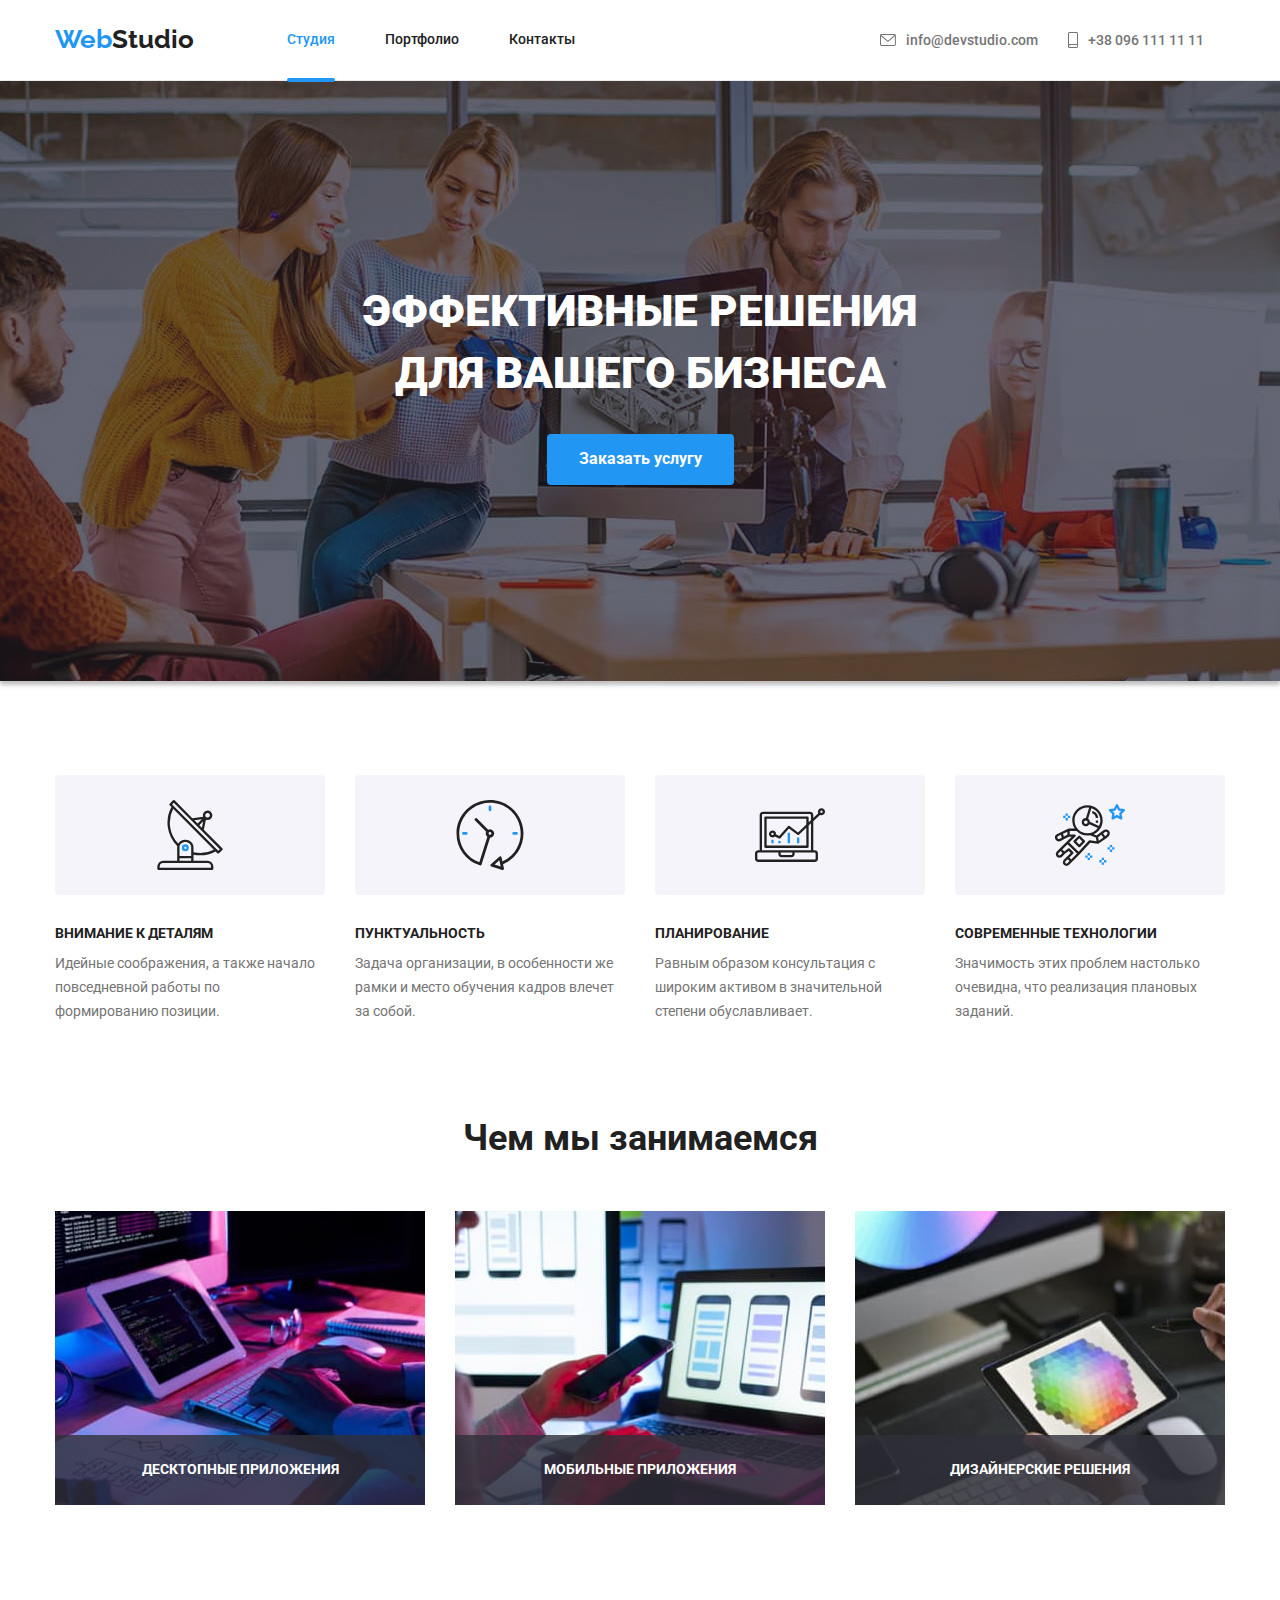
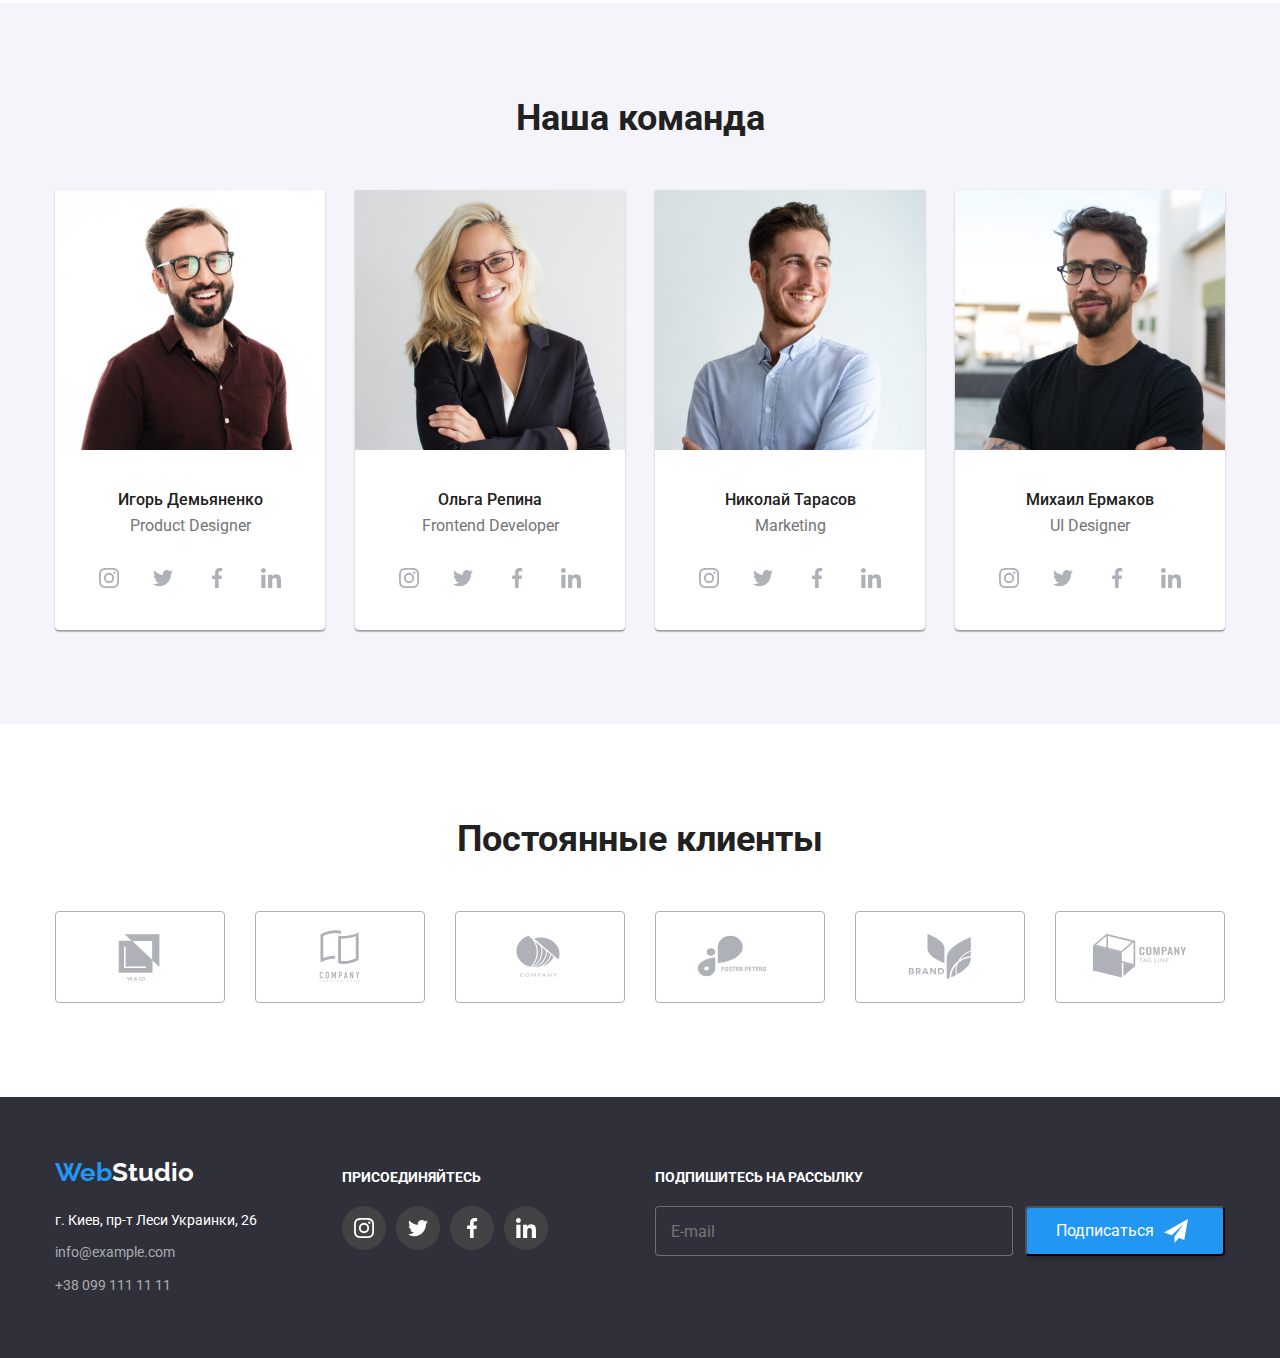
<file: index.html>
<!DOCTYPE html>
<html lang="en">
  <head>
    <meta charset="UTF-8" />
    <meta http-equiv="X-UA-Compatible" content="IE=edge" />
    <meta name="viewport" content="width=device-width, initial-scale=1.0" />
    <title>Document</title>
    <link
      href="https://fonts.googleapis.com/css2?family=Raleway:wght@700&family=Roboto:wght@400;500;700;900&display=swap"
      rel="stylesheet"
    />
    <link
      rel="stylesheet"
      href="https://cdnjs.cloudflare.com/ajax/libs/modern-normalize/1.0.0/modern-normalize.min.css"
    />
    <link rel="stylesheet" href="./css/styles.css" />
  </head>
  <body>
    <header class="page-header">
      <div class="container main-nav">
        <nav class="nav main-nav">
          <a href="index.html" class="logo">Web<span class="logo-span">Studio</span></a>

          <ul class="site-nav list">
            <li class="item studio"><a href="./index.html" class="link-current">Студия</a></li>
            <li class="item"><a href="./portfolio.html" class="link">Портфолио</a></li>
            <li class="item"><a href="" class="link">Контакты</a></li>
          </ul>
        </nav>
        <ul class="auth-nav list icons-list">
          <li class="item icons-header">
            <a href="" class="link icons-header-link">
              <svg class="icons-svg" width="16" height="12">
                <use href="./images/sprite.svg#icon-envelope"></use>
              </svg>
              info@devstudio.com
            </a>
          </li>

          <li class="item icons-header">
            <a href="" class="link icons-header-link">
              <svg class="icons-svg" width="10" height="16">
                <use href="./images/sprite.svg#icon-smartphone"></use>
              </svg>
              +38 096 111 11 11
            </a>
          </li>
        </ul>
      </div>
    </header>
    <main>
      <!--Main section-->
      <section class="main overlay">
        <div class="container">
          <h1 class="main-title">
            Эффективные решения <br />
            для вашего бизнеса
          </h1>

          <button type="button" class="button primary" data-modal-open>Заказать услугу</button>
        </div>
      </section>

      <!--Tasks section-->
      <section class="section task">
        <div class="container">
          <h2 class="section-title-tasks">Задачи организации</h2>
          <ul class="tasks list">
            <li class="item">
              <div class="icon-tasks">
                <svg class="icon-antenna" width="70" height="70">
                  <use href="./images/sprite.svg#icon-antenna"></use>
                </svg>
              </div>
              <h3 class="title">Внимание к деталям</h3>
              <p class="text">Идейные соображения, а также начало повседневной работы по формированию позиции.</p>
            </li>
            <li class="item">
              <div class="icon-tasks">
                <svg class="icon-antenna" width="70" height="70">
                  <use href="./images/sprite.svg#icon-clock"></use>
                </svg>
              </div>
              <h3 class="title">Пунктуальность</h3>
              <p class="text">Задача организации, в особенности же рамки и место обучения кадров влечет за собой.</p>
            </li>
            <li class="item">
              <div class="icon-tasks">
                <svg class="icon-antenna" width="70" height="70">
                  <use href="./images/sprite.svg#icon-diagram"></use>
                </svg>
              </div>
              <h3 class="title">Планирование</h3>
              <p class="text">Равным образом консультация с широким активом в значительной степени обуславливает.</p>
            </li>
            <li class="item">
              <div class="icon-tasks">
                <svg class="icon-antenna" width="70" height="70">
                  <use href="./images/sprite.svg#icon-astronaut"></use>
                </svg>
              </div>
              <h3 class="title">Современные технологии</h3>
              <p class="text">Значимость этих проблем настолько очевидна, что реализация плановых заданий.</p>
            </li>
          </ul>
        </div>
      </section>

      <!--Our business section-->
      <section class="section">
        <div class="container">
          <h2 class="section-title">Чем мы занимаемся</h2>

          <ul class="our-business list list-position">
            <li class="item">
              <div class="attachment">
                <p class="text">Десктопные приложения</p>
              </div>
              <img src="images/img1.jpg" alt="набор текста на клавиатуре" width="370" />
            </li>
            <li class="item">
              <div class="attachment">
                <p class="text">Мобильные приложения</p>
              </div>
              <img src="images/img2.jpg" alt="информация на смартфоне" width="370" />
            </li>
            <li class="item">
              <div class="attachment">
                <p class="text">Дизайнерские решения</p>
              </div>
              <img src="images/img3.jpg" alt="изображение на планшете" width="370" />
            </li>
          </ul>
        </div>
      </section>

      <!--Team section-->
      <section class="section teams">
        <div class="container te">
          <h2 class="section-title team">Наша команда</h2>

          <ul class="team list">
            <li class="item card">
              <img src="images/Демьяненко.jpg" alt="man" width="270" />
              <h3 class="title">Игорь Демьяненко</h3>
              <p class="text">Product Designer</p>

              <ul class="list social-icons">
                <li class="social-icons-item">
                  <a href="" class="social-icons-link">
                    <svg class="social-icons-svg" width="20" height="20">
                      <use href="./images/sprite.svg#icon-instagram"></use>
                    </svg>
                  </a>
                </li>
                <li class="social-icons-item">
                  <a href="" class="social-icons-link">
                    <svg class="social-icons-svg" width="20" height="20">
                      <use href="./images/sprite.svg#icon-twitter"></use>
                    </svg>
                  </a>
                </li>
                <li class="social-icons-item">
                  <a href="" class="social-icons-link">
                    <svg class="social-icons-svg" width="20" height="20">
                      <use href="./images/sprite.svg#icon-facebook"></use>
                    </svg>
                  </a>
                </li>
                <li class="social-icons-item">
                  <a href="" class="social-icons-link">
                    <svg class="social-icons-svg" width="20" height="20">
                      <use href="./images/sprite.svg#icon-linkedin"></use>
                    </svg>
                  </a>
                </li>
              </ul>
            </li>
            <li class="item card">
              <img src="images/Репина.jpg" alt="woman" width="270" />
              <h3 class="title">Ольга Репина</h3>
              <p class="text">Frontend Developer</p>
              <ul class="list social-icons">
                <li class="social-icons-item">
                  <a href="" class="social-icons-link">
                    <svg class="social-icons-svg" width="20" height="20">
                      <use href="./images/sprite.svg#icon-instagram"></use>
                    </svg>
                  </a>
                </li>
                <li class="social-icons-item">
                  <a href="" class="social-icons-link">
                    <svg class="social-icons-svg" width="20" height="20">
                      <use href="./images/sprite.svg#icon-twitter"></use>
                    </svg>
                  </a>
                </li>
                <li class="social-icons-item">
                  <a href="" class="social-icons-link">
                    <svg class="social-icons-svg" width="20" height="20">
                      <use href="./images/sprite.svg#icon-facebook"></use>
                    </svg>
                  </a>
                </li>
                <li class="social-icons-item">
                  <a href="" class="social-icons-link">
                    <svg class="social-icons-svg" width="20" height="20">
                      <use href="./images/sprite.svg#icon-linkedin"></use>
                    </svg>
                  </a>
                </li>
              </ul>
            </li>
            <li class="item card">
              <img src="images/Тарасов.jpg" alt="man" width="270" />
              <h3 class="title">Николай Тарасов</h3>
              <p class="text">Marketing</p>
              <ul class="list social-icons">
                <li class="social-icons-item">
                  <a href="" class="social-icons-link">
                    <svg class="social-icons-svg" width="20" height="20">
                      <use href="./images/sprite.svg#icon-instagram"></use>
                    </svg>
                  </a>
                </li>
                <li class="social-icons-item">
                  <a href="" class="social-icons-link">
                    <svg class="social-icons-svg" width="20" height="20">
                      <use href="./images/sprite.svg#icon-twitter"></use>
                    </svg>
                  </a>
                </li>
                <li class="social-icons-item">
                  <a href="" class="social-icons-link">
                    <svg class="social-icons-svg" width="20" height="20">
                      <use href="./images/sprite.svg#icon-facebook"></use>
                    </svg>
                  </a>
                </li>
                <li class="social-icons-item">
                  <a href="" class="social-icons-link">
                    <svg class="social-icons-svg" width="20" height="20">
                      <use href="./images/sprite.svg#icon-linkedin"></use>
                    </svg>
                  </a>
                </li>
              </ul>
            </li>
            <li class="item card">
              <img src="images/Ермаков.jpg" alt="man" width="270" />
              <h3 class="title">Михаил Ермаков</h3>
              <p class="text">UI Designer</p>
              <ul class="list social-icons">
                <li class="social-icons-item">
                  <a href="" class="social-icons-link">
                    <svg class="social-icons-svg" width="20" height="20">
                      <use href="./images/sprite.svg#icon-instagram"></use>
                    </svg>
                  </a>
                </li>
                <li class="social-icons-item">
                  <a href="" class="social-icons-link">
                    <svg class="social-icons-svg" width="20" height="20">
                      <use href="./images/sprite.svg#icon-twitter"></use>
                    </svg>
                  </a>
                </li>
                <li class="social-icons-item">
                  <a href="" class="social-icons-link">
                    <svg class="social-icons-svg" width="20" height="20">
                      <use href="./images/sprite.svg#icon-facebook"></use>
                    </svg>
                  </a>
                </li>
                <li class="social-icons-item">
                  <a href="" class="social-icons-link">
                    <svg class="social-icons-svg" width="20" height="20">
                      <use href="./images/sprite.svg#icon-linkedin"></use>
                    </svg>
                  </a>
                </li>
              </ul>
            </li>
          </ul>
        </div>
      </section>

      <!--Client section-->
      <section class="section">
        <div class="container">
          <h2 class="section-title">Постоянные клиенты</h2>
          <ul class="client list item-client">
            <li class="icon-client">
              <a href="" class="client-link">
                <svg class="client-svg" width="106" height="60">
                  <use href="./images/sprite.svg#icon-Logo-1"></use>
                </svg>
              </a>
            </li>
            <li class="icon-client">
              <a href="" class="client-link">
                <svg class="client-svg" width="106" height="60">
                  <use href="./images/sprite.svg#icon-Logo-2"></use>
                </svg>
              </a>
            </li>
            <li class="icon-client">
              <a href="" class="client-link">
                <svg class="client-svg" width="106" height="60">
                  <use href="./images/sprite.svg#icon-Logo-3"></use>
                </svg>
              </a>
            </li>
            <li class="icon-client">
              <a href="" class="client-link">
                <svg class="client-svg" width="106" height="60">
                  <use href="./images/sprite.svg#icon-Logo-4"></use>
                </svg>
              </a>
            </li>
            <li class="icon-client">
              <a href="" class="client-link">
                <svg class="client-svg" width="106" height="60">
                  <use href="./images/sprite.svg#icon-Logo-5"></use>
                </svg>
              </a>
            </li>
            <li class="icon-client">
              <a href="" class="client-link">
                <svg class="client-svg" width="106" height="60">
                  <use href="./images/sprite.svg#icon-Logo-6"></use>
                </svg>
              </a>
            </li>
          </ul>
        </div>
      </section>
    </main>

    <footer class="footer">
      <div class="container">
        <div class="footer-container">
          <div>
            <a href="index.html" class="logo">Web<span class="logo-footer">Studio</span></a>
            <address class="address">г. Киев, пр-т Леси Украинки, 26</address>
            <a href="mailto:info@example.com" class="footer-link">info@example.com</a><br />
            <a href="tel:+380991111111" class="footer-link">+38 099 111 11 11</a>
          </div>
          <div class="social-links">
            <h2 class="title-footer">присоединяйтесь</h2>
            <ul class="list social-footer">
              <li class="item social-footer-svg">
                <a href="" class="social-footer-link">
                  <svg class="footer-svg" width="20" height="20">
                    <use href="./images/sprite.svg#icon-instagram"></use>
                  </svg>
                </a>
              </li>
              <li class="item social-footer-svg">
                <a href="" class="social-footer-link">
                  <svg class="footer-svg" width="20" height="20">
                    <use href="./images/sprite.svg#icon-twitter"></use>
                  </svg>
                </a>
              </li>
              <li class="item social-footer-svg">
                <a href="" class="social-footer-link">
                  <svg class="footer-svg" width="20" height="20">
                    <use href="./images/sprite.svg#icon-facebook"></use>
                  </svg>
                </a>
              </li>
              <li class="item social-footer-svg">
                <a href="" class="social-footer-link">
                  <svg class="footer-svg" width="20" height="20">
                    <use href="./images/sprite.svg#icon-linkedin"></use>
                  </svg>
                </a>
              </li>
            </ul>
          </div>
          <div class="forma-check">
            <form class="form">
              <h2 class="title-footer">Подпишитесь на рассылку</h2>
              <div class="form-field-footer">
                <div class="form-group">
                  <label for="mail" class="form-label"></label>
                  <input class="form-input" type="email" name="mail" id="mail" placeholder="E-mail" />
                </div>
                <button type="submit" class="footer-button">
                  Подписаться
                  <svg class="form-footer-svg" width="24" height="24">
                    <use href="./images/sprite.svg#icon-send"></use>
                  </svg>
                </button>
              </div>
            </form>
          </div>
        </div>
      </div>
    </footer>

    <!-- modal -->

    <div class="backdrop is-hidden" data-modal>
      <div class="modal">
        <button type="button" class="close-modal" data-modal-close>
          <svg class="icon-close" width="18px" height="18px">
            <use href="./images/sprite.svg#icon-close-black"></use>
          </svg>
        </button>
        <h2 class="title-form">Оставьте свои данные, мы вам перезвоним</h2>
        <form class="form-modal">
          <div class="form-field">
            <label for="name" class="form-label-tel">Имя</label>
            <input class="form-input-email" type="text" name="name" id="name" />
            <svg class="form-input-svg" width="18" height="18">
              <use href="./images/sprite.svg#icon-person"></use>
            </svg>
          </div>
          <div class="form-field">
            <label for="tel" class="form-label-tel">Телефон</label>
            <input class="form-input-email" type="tel" name="tel" id="tel" />
            <svg class="form-input-svg" width="18" height="18">
              <use href="./images/sprite.svg#icon-phone"></use>
            </svg>
          </div>
          <div class="form-field">
            <label for="email" class="form-label-tel">Почта</label>
            <input class="form-input-email" type="email" name="mail" id="email" />
            <svg class="form-input-svg" width="18" height="18">
              <use href="./images/sprite.svg#icon-email"></use>
            </svg>
          </div>
          <div class="form-field">
            <label for="comit" class="form-label-tel">Комментарий</label>
            <textarea class="form-textarea-email comit" name="comit" id="comit" placeholder="Введите текст"></textarea>
          </div>
        </form>
        <div class="form-checkbox">
          <input class="form-input-checkbox" type="checkbox" name="topic" value="agreement" id="agreement" />
          <span class="checkbox-icon"></span>
          <label for="agreement" class="text-form label"
            >Соглашаюсь с рассылкой и принимаю
            <a class="link" href=""><span class="form-link">Условия договора</span></a></label
          >
        </div>
        <div>
          <button type="submit" class="form-button">Отправить</button>
        </div>
      </div>
    </div>
    <script src="./js/modal.js"></script>
  </body>
</html>
</file>
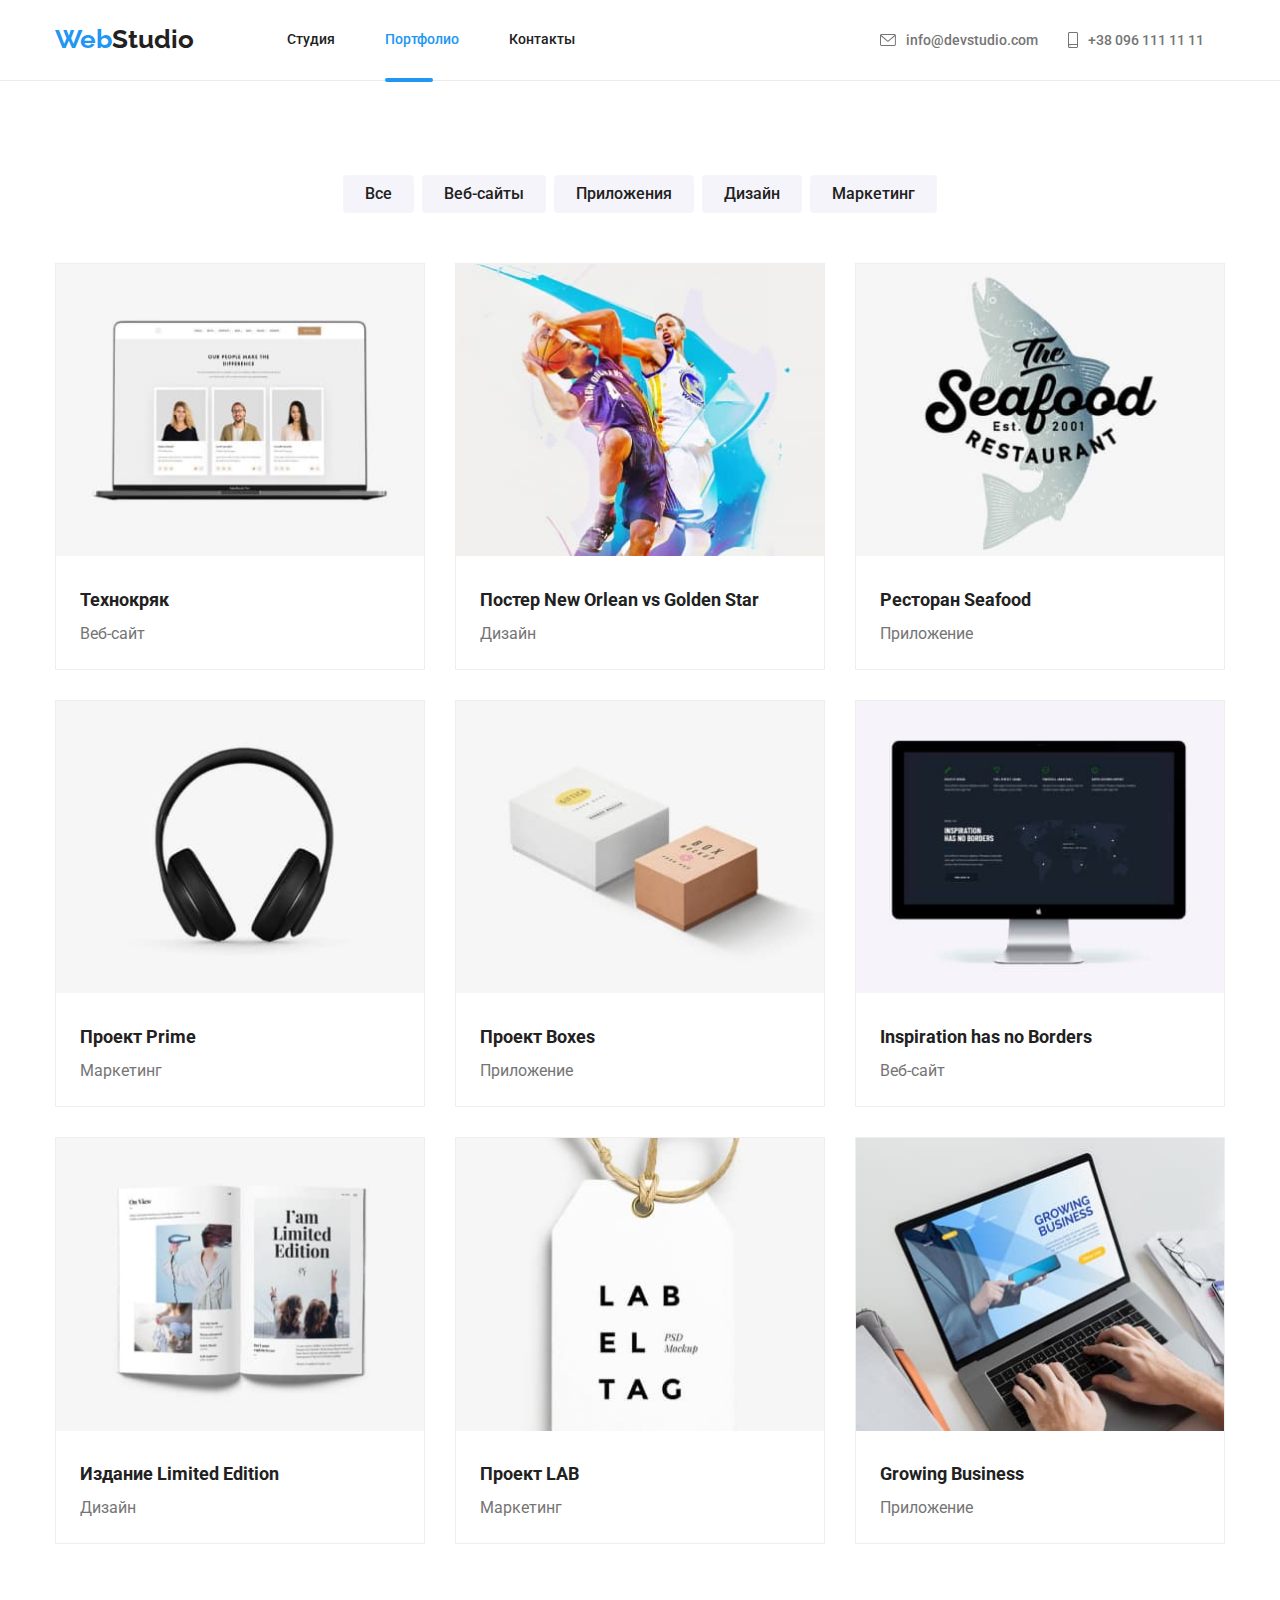
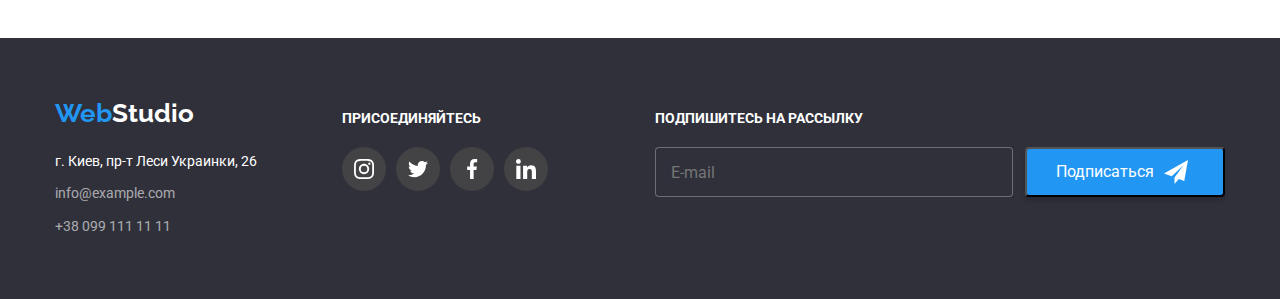
<file: portfolio.html>
<!DOCTYPE html>
<html lang="en">
  <head>
    <meta charset="UTF-8" />
    <meta http-equiv="X-UA-Compatible" content="IE=edge" />
    <meta name="viewport" content="width=device-width, initial-scale=1.0" />
    <title>Document</title>
    <link
      href="https://fonts.googleapis.com/css2?family=Raleway:wght@700&family=Roboto:wght@400;500;700;900&display=swap"
      rel="stylesheet"
    />
    <link
      rel="stylesheet"
      href="https://cdnjs.cloudflare.com/ajax/libs/modern-normalize/1.0.0/modern-normalize.min.css"
    />
    <link rel="stylesheet" href="./css/styles.css" />
  </head>

  <body>
    <header class="page-header">
      <div class="container main-nav">
        <nav class="nav main-nav">
          <a href="index.html" class="logo">Web<span class="logo-span">Studio</span></a>

          <ul class="site-nav list">
            <li class="item"><a href="./index.html" class="link">Студия</a></li>
            <li class="item studio"><a href="./portfolio.html" class="link-current">Портфолио</a></li>
            <li class="item"><a href="" class="link">Контакты</a></li>
          </ul>
        </nav>
        <ul class="auth-nav list icons-list">
          <li class="item icons-header">
            <a href="" class="link icons-header-link">
              <svg class="icons-svg" width="16" height="12">
                <use href="./images/sprite.svg#icon-envelope"></use>
              </svg>
              info@devstudio.com
            </a>
          </li>

          <li class="item icons-header">
            <a href="" class="link icons-header-link">
              <svg class="icons-svg" width="10" height="16">
                <use href="./images/sprite.svg#icon-smartphone"></use>
              </svg>
              +38 096 111 11 11
            </a>
          </li>
        </ul>
      </div>
    </header>
    <main>
      <!--Progect section-->
      <section class="section cards">
        <div class="container">
          <h1 class="section-title-progect">Проекты</h1>
          <ul class="progect list">
            <li class="item">
              <button type="button" class="button secondary">Все</button>
            </li>
            <li class="item">
              <button type="button" class="button secondary">Веб-сайты</button>
            </li>
            <li class="item">
              <button type="button" class="button secondary">Приложения</button>
            </li>
            <li class="item">
              <button type="button" class="button secondary">Дизайн</button>
            </li>
            <li class="item">
              <button type="button" class="button secondary">Маркетинг</button>
            </li>
          </ul>

          <ul class="progects list">
            <li class="item">
              <div class="progects-card">
                <a href="" class="progects-link">
                  <div class="overlays">
                    <div class="progect-overlay">
                      <p class="text-overlay">
                        Технокряк это современная площадка распространения коронавируса. Компании используют эту
                        платформу для цифрового шпионажа и атак на защищённые сервера конкурентов.
                      </p>
                    </div>
                    <img src="images/Технокряк.jpg" alt="Веб-сайт" width="100%" />
                  </div>
                  <div class="names">
                    <h3 class="title">Технокряк</h3>
                    <p class="text">Веб-сайт</p>
                  </div>
                </a>
              </div>
            </li>
            <li class="item">
              <div class="progects-card">
                <a href="" class="progects-link">
                  <div class="overlays">
                    <div class="progect-overlay">
                      <p class="text-overlay">
                        Технокряк это современная площадка распространения коронавируса. Компании используют эту
                        платформу для цифрового шпионажа и атак на защищённые сервера конкурентов.
                      </p>
                    </div>
                    <img src="images/NewOrlean.jpg" alt="Постер" width="100%" />
                  </div>
                  <div class="names">
                    <h3 class="title">Постер New Orlean vs Golden Star</h3>
                    <p class="text">Дизайн</p>
                  </div>
                </a>
              </div>
            </li>
            <li class="item">
              <div class="progects-card">
                <a href="" class="progects-link">
                  <div class="overlays">
                    <div class="progect-overlay">
                      <p class="text-overlay">
                        Технокряк это современная площадка распространения коронавируса. Компании используют эту
                        платформу для цифрового шпионажа и атак на защищённые сервера конкурентов.
                      </p>
                    </div>
                    <img src="images/Seafood.jpg" alt="Приложение" width="100%" />
                  </div>
                  <div class="names">
                    <h3 class="title">Ресторан Seafood</h3>
                    <p class="text">Приложение</p>
                  </div>
                </a>
              </div>
            </li>
            <li class="item">
              <div class="progects-card">
                <a href="" class="progects-link">
                  <div class="overlays">
                    <div class="progect-overlay">
                      <p class="text-overlay">
                        Технокряк это современная площадка распространения коронавируса. Компании используют эту
                        платформу для цифрового шпионажа и атак на защищённые сервера конкурентов.
                      </p>
                    </div>
                    <img src="images/Prime.jpg" alt="Маркетинг" width="100%" />
                  </div>
                  <div class="names">
                    <h3 class="title">Проект Prime</h3>
                    <p class="text">Маркетинг</p>
                  </div>
                </a>
              </div>
            </li>
            <li class="item">
              <div class="progects-card">
                <a href="" class="progects-link">
                  <div class="overlays">
                    <div class="progect-overlay">
                      <p class="text-overlay">
                        Технокряк это современная площадка распространения коронавируса. Компании используют эту
                        платформу для цифрового шпионажа и атак на защищённые сервера конкурентов.
                      </p>
                    </div>
                    <img src="images/Boxes.jpg" alt="Приложение" width="100%" />
                  </div>
                  <div class="names">
                    <h3 class="title">Проект Boxes</h3>
                    <p class="text">Приложение</p>
                  </div>
                </a>
              </div>
            </li>
            <li class="item">
              <div class="progects-card">
                <a href="" class="progects-link">
                  <div class="overlays">
                    <div class="progect-overlay">
                      <p class="text-overlay">
                        Технокряк это современная площадка распространения коронавируса. Компании используют эту
                        платформу для цифрового шпионажа и атак на защищённые сервера конкурентов.
                      </p>
                    </div>
                    <img src="images/InspirationBorders.jpg" alt="Веб-сайт" width="100%" />
                  </div>
                  <div class="names">
                    <h3 class="title">Inspiration has no Borders</h3>
                    <p class="text">Веб-сайт</p>
                  </div>
                </a>
              </div>
            </li>
            <li class="item">
              <div class="progects-card">
                <a href="" class="progects-link">
                  <div class="overlays">
                    <div class="progect-overlay">
                      <p class="text-overlay">
                        Технокряк это современная площадка распространения коронавируса. Компании используют эту
                        платформу для цифрового шпионажа и атак на защищённые сервера конкурентов.
                      </p>
                    </div>
                    <img src="images/LimitedEdition.jpg" alt="Дизайн" width="100%" />
                  </div>
                  <div class="names">
                    <h3 class="title">Издание Limited Edition</h3>
                    <p class="text">Дизайн</p>
                  </div>
                </a>
              </div>
            </li>
            <li class="item">
              <div class="progects-card">
                <a href="" class="progects-link">
                  <div class="overlays">
                    <div class="progect-overlay">
                      <p class="text-overlay">
                        Технокряк это современная площадка распространения коронавируса. Компании используют эту
                        платформу для цифрового шпионажа и атак на защищённые сервера конкурентов.
                      </p>
                    </div>
                    <img src="images/LAB.jpg" alt="Маркетинг" width="100%" />
                  </div>
                  <div class="names">
                    <h3 class="title">Проект LAB</h3>
                    <p class="text">Маркетинг</p>
                  </div>
                </a>
              </div>
            </li>
            <li class="item">
              <div class="progects-card">
                <a href="" class="progects-link">
                  <div class="overlays">
                    <div class="progect-overlay">
                      <p class="text-overlay">
                        Технокряк это современная площадка распространения коронавируса. Компании используют эту
                        платформу для цифрового шпионажа и атак на защищённые сервера конкурентов.
                      </p>
                    </div>
                    <img src="images/GrowingBusiness.jpg" alt="Приложение" width="100%" />
                  </div>
                  <div class="names">
                    <h3 class="title">Growing Business</h3>
                    <p class="text">Приложение</p>
                  </div>
                </a>
              </div>
            </li>
          </ul>
        </div>
      </section>
    </main>

    <footer class="footer">
      <div class="container">
        <div class="footer-container">
          <div>
            <a href="index.html" class="logo">Web<span class="logo-footer">Studio</span></a>
            <address class="address">г. Киев, пр-т Леси Украинки, 26</address>
            <a href="mailto:info@example.com" class="footer-link">info@example.com</a><br />
            <a href="tel:+380991111111" class="footer-link">+38 099 111 11 11</a>
          </div>
          <div class="social-links">
            <h2 class="title-footer">присоединяйтесь</h2>
            <ul class="list social-footer">
              <li class="item social-footer-svg">
                <a href="" class="social-footer-link">
                  <svg class="footer-svg" width="20" height="20">
                    <use href="./images/sprite.svg#icon-instagram"></use>
                  </svg>
                </a>
              </li>
              <li class="item social-footer-svg">
                <a href="" class="social-footer-link">
                  <svg class="footer-svg" width="20" height="20">
                    <use href="./images/sprite.svg#icon-twitter"></use>
                  </svg>
                </a>
              </li>
              <li class="item social-footer-svg">
                <a href="" class="social-footer-link">
                  <svg class="footer-svg" width="20" height="20">
                    <use href="./images/sprite.svg#icon-facebook"></use>
                  </svg>
                </a>
              </li>
              <li class="item social-footer-svg">
                <a href="" class="social-footer-link">
                  <svg class="footer-svg" width="20" height="20">
                    <use href="./images/sprite.svg#icon-linkedin"></use>
                  </svg>
                </a>
              </li>
            </ul>
          </div>
          <div class="forma-check">
            <form class="form">
              <h2 class="title-footer">Подпишитесь на рассылку</h2>
              <div class="form-field-footer">
                <div class="form-group">
                  <label for="mail" class="form-label"></label>
                  <input class="form-input" type="email" name="mail" id="mail" placeholder="E-mail" />
                </div>
                <button type="submit" class="footer-button">
                  Подписаться
                  <svg class="form-footer-svg" width="24" height="24">
                    <use href="./images/sprite.svg#icon-send"></use>
                  </svg>
                </button>
              </div>
            </form>
          </div>
        </div>
      </div>
    </footer>
  </body>
</html>
</file>
<file: css/styles.css>
/* вторичный цвет текста #212121 */
/*цвет основного текста #757575 */
/* белый #FFFFFF */
/* акцент #2196F3 */
/* вторичный цвет фона #F5F4FA */
/* основной цвет фона #e5e5e5; */

/* Стили для index.html */

:root {
  --primary-text-color: #757575;
  --title-text-color: #212121;
  --accent-color: #2196f3;
  --primary-bg-color: #ffffff;
  --secondary-bg-color: #f5f4fa;
  --primary-white-color: #ffffff;
  --footer-bg-color: #2f303a;
}

body {
  color: var(--primary-text-color);
  background-color: var(--primary-bg-color);
  font-family: roboto, sans-serif;
}

.container {
  margin-left: auto;
  margin-right: auto;
  padding-right: 15px;
  padding-left: 15px;
  width: 1200px;
}

/* page-header */

.page-header {
  border-bottom: 1px solid #ececec;
}

.logo {
  color: var(--accent-color);
  font-family: raleway, serif;
  font-weight: 700;
  font-size: 26px;
  line-height: 1.2;
  text-decoration: none;
}

.logo:hover,
.logo:focus {
  color: var(--accent-color);
}

.logo-span {
  color: var(--title-text-color);
  font-family: raleway, serif;
  font-weight: 700;
  font-size: 26px;
  line-height: 1.2;
  transition: color 250ms cubic-bezier(0.4, 0, 0.2, 1);
}

.logo:hover .logo-span,
.logo:focus .logo-span {
  color: var(--accent-color);
}

/* main-nav */

.nav {
  padding-top: 24px;
  padding-bottom: 25px;
}

.main-nav {
  display: flex;
  align-items: center;
}

/* site-nav */

.site-nav {
  display: flex;
}

.site-nav .item + .item {
  margin-left: 50px;
}
.site-nav .link {
  color: var(--title-text-color);
  font-weight: 500;
  font-size: 14px;
  line-height: 1.2;
  text-decoration: none;
  transition: color 250ms cubic-bezier(0.4, 0, 0.2, 1);
}

.site-nav .link:hover,
.site-nav .link:focus {
  color: var(--accent-color);
}

.link-current {
  color: var(--accent-color);
  font-weight: 500;
  font-size: 14px;
  line-height: 1.2;
  text-decoration: none;
}

.nav .site-nav {
  margin-left: 93px;
}

.item .studio {
  position: relative;
}

.link-current::after {
  position: absolute;

  display: block;

  width: 48px;
  height: 4px;
  content: '';

  top: 78px;

  background-color: var(--accent-color);
  border-radius: 2px;
}

/* auth-nav */

.auth-nav {
  display: flex;
}

.auth-nav .link {
  color: var(--primary-text-color);
  font-weight: 500;
  font-size: 14px;
  line-height: 1.2;
  text-decoration: none;
  transition: color 250ms cubic-bezier(0.4, 0, 0.2, 1);
}

.auth-nav .link:hover,
.auth-nav .link:focus {
  color: var(--accent-color);
}

.icons-svg {
  fill: #757575;
}

.icons-list .icons-header-link {
  display: flex;
  justify-content: center;
  align-items: center;
}

.icons-header:not(:last-child) {
  margin-right: 30px;
  margin-left: 305px;
}

.icons-header-link:hover .icons-svg,
.icons-header-link:focus .icons-svg {
  fill: var(--accent-color);
}

.icons-svg {
  margin-right: 10px;
}

/* main section */

.overlay {
  max-width: 1600px;
  height: 600px;
  margin-right: auto;
  margin-left: auto;

  background-image: linear-gradient(rgba(47, 48, 58, 0.4), rgba(47, 48, 58, 0.4)), url('../images/overlay.jpg');
  background-position: center;
  background-size: cover;
  box-shadow: 0px 4px 4px rgba(0, 0, 0, 0.25);
}

.main {
  text-align: center;
  background-color: var(--footer-bg-color);

  padding-top: 200px;
  padding-bottom: 200px;
}

.main-title {
  margin-top: 0;
  margin-bottom: 30px;
  padding-right: 252px;
  padding-left: 252px;

  color: var(--primary-white-color);
  font-weight: 900;
  font-size: 44px;
  line-height: 1.4;
  text-transform: uppercase;
}

/* section */

.section {
  padding-top: 94px;
  padding-bottom: 94px;
}

.section-title {
  margin-top: 0;
  margin-bottom: 50px;

  color: var(--title-text-color);
  font-weight: 700;
  font-size: 36px;
  line-height: 1.2;
  text-align: center;
}

/* tasks */

.task {
  padding-bottom: 0;
}

.tasks {
  display: flex;
  justify-content: center;
}

.tasks .item:not(:last-child) {
  margin-right: 30px;
}

.section-title-tasks {
  position: absolute !important;
  clip: rect(1px 1px 1px 1px);
  clip: rect(1px, 1px, 1px, 1px);
  padding: 0 !important;
  border: 0 !important;
  height: 1px !important;
  width: 1px !important;
  overflow: hidden;
}

.tasks .title {
  margin-top: 0px;
  margin-bottom: 10px;

  color: var(--title-text-color);
  font-weight: 700;
  font-size: 14px;
  line-height: 1.2;
  text-transform: uppercase;
}

.tasks .text {
  margin-top: 0;
  margin-bottom: 0;

  font-size: 14px;
  line-height: 1.7;
}

.icon-tasks {
  width: 270px;
  height: 120px;
  background-color: #f5f4fa;
  border-radius: 4px;

  align-items: center;
  justify-content: center;
  display: flex;

  margin-bottom: 30px;
}

/* our business section */

.our-business {
  display: flex;
  justify-content: center;
}

.our-business .item {
  margin-right: 30px;
}

.our-business .item:last-child {
  margin-right: 0px;
}

.list-position {
  position: relative;
}

.attachment {
  position: absolute;
  top: 224px;

  display: inline-flex;
  justify-content: center;
  align-items: center;

  width: 370px;
  height: 70px;
  background-color: rgba(47, 48, 58, 0.8);

  font-weight: 700;
  font-size: 14px;
  line-height: 1.14;
  color: #ffffff;
  text-transform: uppercase;
}

/* team */

.teams {
  background-color: var(--secondary-bg-color);
}

.team {
  display: flex;
  justify-content: center;
}

.team .item {
  margin-right: 30px;
  text-align: center;
}

.team .item:last-child {
  margin-right: 0;
}

.team .title {
  margin-top: 30px;
  margin-bottom: 0;

  color: var(--title-text-color);
  font-weight: 500;
  font-size: 16px;
  line-height: 1.9;
}

.team .text {
  margin-top: 10px;
  margin-bottom: 30px;

  font-size: 16px;
  line-height: 1.2px;
}

.social-icons {
  display: inline-flex;
}

.social-icons-link {
  display: flex;
  align-items: center;
  justify-content: center;

  width: 44px;
  height: 44px;
  border-radius: 50%;
  background-color: #ffffff;

  transition: background-color 250ms cubic-bezier(0.4, 0, 0.2, 1);
}

.social-icons-item {
  margin-right: 10px;
  margin-bottom: 30px;
}

.social-icons-item:last-child {
  margin-right: 0;
}

.social-icons-link:hover .social-icons-svg,
.social-icons-link:focus .social-icons-svg {
  fill: #ffffff;
}

.social-icons-link:hover,
.social-icons-link:focus {
  background-color: var(--accent-color);
}

.social-icons-svg {
  width: 20px;
  height: 20px;
  fill: #afb1b8;

  transition: fill 250ms cubic-bezier(0.4, 0, 0.2, 1);
}

.card {
  padding: 0;
  background-color: #ffffff;
  box-shadow: 0px 1px 3px rgba(0, 0, 0, 0.12), 0px 1px 1px rgba(0, 0, 0, 0.14), 0px 2px 1px rgba(0, 0, 0, 0.2);
  border-radius: 0px 0px 4px 4px;
}

/* client */

.client-link {
  width: 170px;
  height: 92px;
  border-radius: 4px;
  border: 1px solid #afb1b8;

  align-items: center;
  justify-content: center;
  display: flex;
}

.icon-client:not(:last-child) {
  margin-right: 30px;
}

.item-client {
  display: flex;
}

.client-svg {
  fill: #afb1b8;
  transition: fill 250ms cubic-bezier(0.4, 0, 0.2, 1);
}

.client-link:hover .client-svg,
.client-link:focus .client-svg {
  fill: var(--accent-color);
}

.client-link:hover,
.client-link:focus {
  border: 1px solid var(--accent-color);
}

/* footer */

.footer {
  background-color: var(--footer-bg-color);
  padding-top: 60px;
  padding-bottom: 60px;
}

.logo-footer {
  color: var(--primary-white-color);
  font-family: raleway, serif;
  font-size: 26px;
  line-height: 1.2;
  transition: color 250ms cubic-bezier(0.4, 0, 0.2, 1);
}
.logo:hover .logo-footer,
.logo:focus .logo-footer {
  color: var(--accent-color);
}

.address {
  margin-top: 20px;

  color: rgba(255, 255, 255, 1);
  font-size: 14px;
  line-height: 1.7;
  font-style: normal;
}

.footer-link {
  display: inline-block;
  margin-top: 9px;

  color: rgba(255, 255, 255, 0.6);
  font-size: 14px;
  line-height: 1.7;
  text-decoration: none;

  transition: color 250ms cubic-bezier(0.4, 0, 0.2, 1);
}

.footer-link:hover,
.footer-link:focus {
  color: var(--accent-color);
}

.title-footer {
  margin-top: 0;
  margin-bottom: 20px;

  color: var(--primary-white-color);
  font-weight: 700;
  font-size: 14px;
  line-height: 1.2;
  text-transform: uppercase;
}

.footer-container {
  display: flex;
  justify-content: space-between;
}

.social-footer {
  display: inline-flex;
}

.social-footer-link {
  display: flex;
  align-items: center;
  justify-content: center;

  width: 44px;
  height: 44px;
  border-radius: 50%;
  background-color: #434345;

  transition: background-color 250ms cubic-bezier(0.4, 0, 0.2, 1);
}

.social-footer-link:hover,
.social-footer-link:focus {
  background-color: var(--accent-color);
}

.footer-svg {
  width: 20px;
  height: 20px;
  fill: #ffffff;
}

.social-footer-svg:not(:first-child) {
  margin-left: 10px;
}

.social-links {
  margin-top: 12px;
  margin-left: 70px;
}

/* button */

.button {
  color: var(--title-text-color);
  background-color: var(--primary-bg-color);
  cursor: pointer;
  border-radius: 4px;
  border: none;
  transition: color 250ms cubic-bezier(0.4, 0, 0.2, 1);
}

.button.primary {
  color: var(--primary-white-color);
  background-color: var(--accent-color);
  font-family: inherit;
  font-weight: 700;
  font-size: 16px;
  line-height: 1.9;
  align-items: center;
  text-align: center;

  padding: 10px 32px;
}

.button.secondary {
  color: var(--title-text-color);
  background-color: var(--secondary-bg-color);
  font-family: inherit;
  font-weight: 500;
  font-size: 16px;
  line-height: 1.6;
  text-align: center;

  padding: 6px 22px;

  transition: background-color 250ms cubic-bezier(0.4, 0, 0.2, 1);
}

.button.secondary:hover,
.button.secondary:focus {
  box-shadow: 0px 3px 1px rgba(0, 0, 0, 0.1), 0px 1px 2px rgba(0, 0, 0, 0.08), 0px 2px 2px rgba(0, 0, 0, 0.12);
}

.button:hover,
.button:focus {
  background-color: var(--accent-color);
  color: #ffffff;
}

/* стили для li */

.list {
  padding: 0;
  margin: 0;
  list-style-type: none;
}

/* стили для portfolio.html */

.cards {
  padding-bottom: 94px;
}

.progect {
  display: flex;
  margin-bottom: 50px;
  justify-content: center;
}

.progect .item:not(:last-child) {
  margin-right: 8px;
}

.progect:last-child {
  margin-bottom: 0;
}

.progects {
  display: flex;
  flex-wrap: wrap;
  justify-content: center;
}

.progects-link {
  text-decoration: none;
}

.progects-card {
  border: 1px solid #eeeeee;
  transition: box-shadow 250ms cubic-bezier(0.4, 0, 0.2, 1);
}

.progects-card:hover,
.progects-card:focus {
  box-shadow: 0px 1px 1px rgba(0, 0, 0, 0.12), 0px 4px 4px rgba(0, 0, 0, 0.06), 1px 4px 6px rgba(0, 0, 0, 0.16);
}

.progects-card:hover .progect-overlay {
  transform: translateY(0);
  opacity: 1;
}

.overlays {
  position: relative;
  overflow: hidden;
}

.overlays:hover .progect-overlay {
  transform: translateY(0);
  opacity: 1;
}

.progect-overlay {
  position: absolute;

  display: block;
  justify-content: center;
  align-items: center;

  top: 0;
  left: 0;

  padding: 63px 24px;

  width: 370px;
  height: 294px;
  background-color: rgba(33, 150, 243, 0.9);

  opacity: 0;
  transform: translateY(100%);
  transition: transform 250ms cubic-bezier(0.4, 0, 0.2, 1);
}

.text-overlay {
  font-style: normal;
  font-weight: 400;
  letter-spacing: 0.03em;
  text-align: left;
  line-height: 28px;
  font-size: 18px;
  line-height: 1.56;
  color: var(--primary-white-color);
}

.progects .item {
  width: 370px;
  margin-right: 30px;
  margin-bottom: 30px;
}

.progects .item:nth-child(3n) {
  margin-right: 0;
}

.progects .item:nth-last-child(-n + 3) {
  margin-bottom: 0;
}

.section-title-progect {
  position: absolute !important;
  clip: rect(1px 1px 1px 1px);
  clip: rect(1px, 1px, 1px, 1px);
  padding: 0 !important;
  border: 0 !important;
  height: 1px !important;
  width: 1px !important;
  overflow: hidden;
}

.names {
  min-width: 370px;
  padding: 20px 24px;
}

.progects .title {
  color: var(--title-text-color);
  font-weight: 700;
  font-size: 18px;
  line-height: 2px;
}

.progects .text {
  color: var(--primary-text-color);
  font-size: 16px;
  line-height: 1.9;
  margin-top: 4px;
}

.text {
  padding: 0;
  margin: 0;
}

/* modal */

.backdrop {
  position: fixed;
  top: 0;
  left: 0;
  width: 100%;
  height: 100%;
  background-color: rgba(0, 0, 0, 0.2);
}

.backdrop.is-hidden {
  opacity: 0;
  pointer-events: none;
  visibility: hidden;
}

.modal {
  position: absolute;
  top: 50%;
  left: 50%;
  transform: translate(-50%, -50%);

  min-width: 528px;
  min-height: 581px;
  background-color: var(--primary-white-color);
}

.close-modal {
  position: absolute;

  border: none;
  left: 486px;
  top: 8px;
  width: 30px;
  height: 30px;
  background-color: var(--primary-white-color);
  cursor: pointer;

  transition: fill 250ms cubic-bezier(0.4, 0, 0.2, 1);
}

.close-modal:hover,
.close-modal:focus {
  fill: var(--accent-color);
}

.icon-close {
  position: relative;
  width: 30px;
  height: 30px;
  padding: 6px 6px;

  border: 1px solid rgba(0, 0, 0, 0.1);
  border-radius: 50%;
}

/* form modal */

.title-form {
  margin-top: 40px;
  margin-bottom: 12px;

  font-family: Roboto;
  font-style: normal;
  font-weight: bold;
  font-size: 20px;
  line-height: 23px;
  text-align: center;
  letter-spacing: 0.03em;

  color: #212121;
}

/* form footer*/

.form {
  width: 570px;
  padding-top: 12px;
  margin-left: 93px;
}

.form-group input {
  margin-right: 12px;
  margin-left: 0;
  padding-left: 15px;

  width: 358px;
  height: 50px;
  border: 1px solid rgba(255, 255, 255, 0.3);
  border-radius: 4px;
  background-color: #2f303a;
  color: rgba(255, 255, 255, 0.6);
}

.footer-button {
  display: flex;
  text-align: center;
  align-items: center;

  margin-left: 0;
  padding-left: 29px;

  font-family: inherit;
  width: 200px;
  height: 50px;
  border-radius: 4px;
  background-color: #2196f3;
  box-shadow: 0px 4px 4px rgba(0, 0, 0, 0.15);
  color: #ffffff;

  cursor: pointer;
}

.form-field-footer {
  display: flex;
}

.form-footer-svg {
  margin-left: 10px;
}

.form-modal {
  width: 448px;
  margin-left: auto;
  margin-right: auto;
}

.form-field {
  position: relative;
  display: flex;
  flex-direction: column;

  margin-bottom: 10px;
}

.form-label-tel {
  margin-bottom: 4px;
  font-family: Roboto;
  font-style: normal;
  font-weight: normal;
  font-size: 12px;
  line-height: 1.17;
  color: #757575;
}

.form-textarea-email {
  resize: none;
  border-radius: 4px;
  border: 1px solid rgba(33, 33, 33, 0.2);
  cursor: pointer;

  transition: border 250ms cubic-bezier(0.4, 0, 0.2, 1);
}

.form-textarea-email:hover,
.form-textarea-email:focus {
  border-color: #2196f3;
}

.form-textarea-email::placeholder {
  padding: 12px 16px;

  font-family: Roboto;
  font-style: normal;
  font-weight: normal;
  font-size: 12px;
  line-height: 1.17;
  color: rgba(117, 117, 117, 0.5);
}

.form-textarea-email.comit {
  height: 120px;
}

.form-input-email {
  position: relative;

  padding-left: 30px;

  border-radius: 4px;
  border: 1px solid rgba(33, 33, 33, 0.2);
  height: 40px;
  cursor: pointer;

  transition: border 250ms cubic-bezier(0.4, 0, 0.2, 1);
}

.form-input-email:hover,
.form-input-email:focus {
  border-color: #2196f3;
}

.form-input-email:hover + .form-input-svg,
.form-input-email:focus + .form-input-svg {
  fill: #2196f3;
  border: #2196f3;
}

.text-form {
  margin-top: 20px;
  margin-bottom: 0;

  text-align: center;
  font-family: Roboto;
  font-style: normal;
  font-weight: normal;
  font-size: 14px;
  line-height: 1.71;
  letter-spacing: 0.03em;
  color: #757575;
}

.checkbox-icon {
  position: relative;

  content: '';
  display: inline-block;

  margin-right: 7px;
  border: 2px solid #212121;
  border-radius: 4px;
  width: 16px;
  height: 15px;
}

.form-input-checkbox {
  -webkit-appearance: none;
  -moz-appearance: none;
  appearance: none;
  position: absolute;
}

.form-input-checkbox:checked + .checkbox-icon {
  background-color: #2196f3;
  background-image: url(../images/check.svg);
  background-size: contain;
  background-origin: border-box;
  border-color: #2196f3;
}

.form-link {
  color: #2196f3;
  text-decoration-line: underline;
}

.link {
  text-decoration: none;
}

.form-input-svg {
  position: absolute;
  top: 50%;
  left: 11px;

  transition: fill 250ms cubic-bezier(0.4, 0, 0.2, 1);
}

.form-button {
  margin-top: 30px;
  margin-left: 164px;
  padding: 0;
  font-family: inherit;
  width: 200px;
  height: 50px;
  border-radius: 4px;
  background-color: #2196f3;
  box-shadow: 0px 4px 4px 0px rgba(0, 0, 0, 0.15);
  color: #ffffff;

  cursor: pointer;
}

.form-checkbox {
  margin-top: 20px;
  margin-left: 52px;
}

.form-checkbox input[type='checkbox'] {
  position: absolute;
}

.icon-border {
  position: relative;
}
</file>
